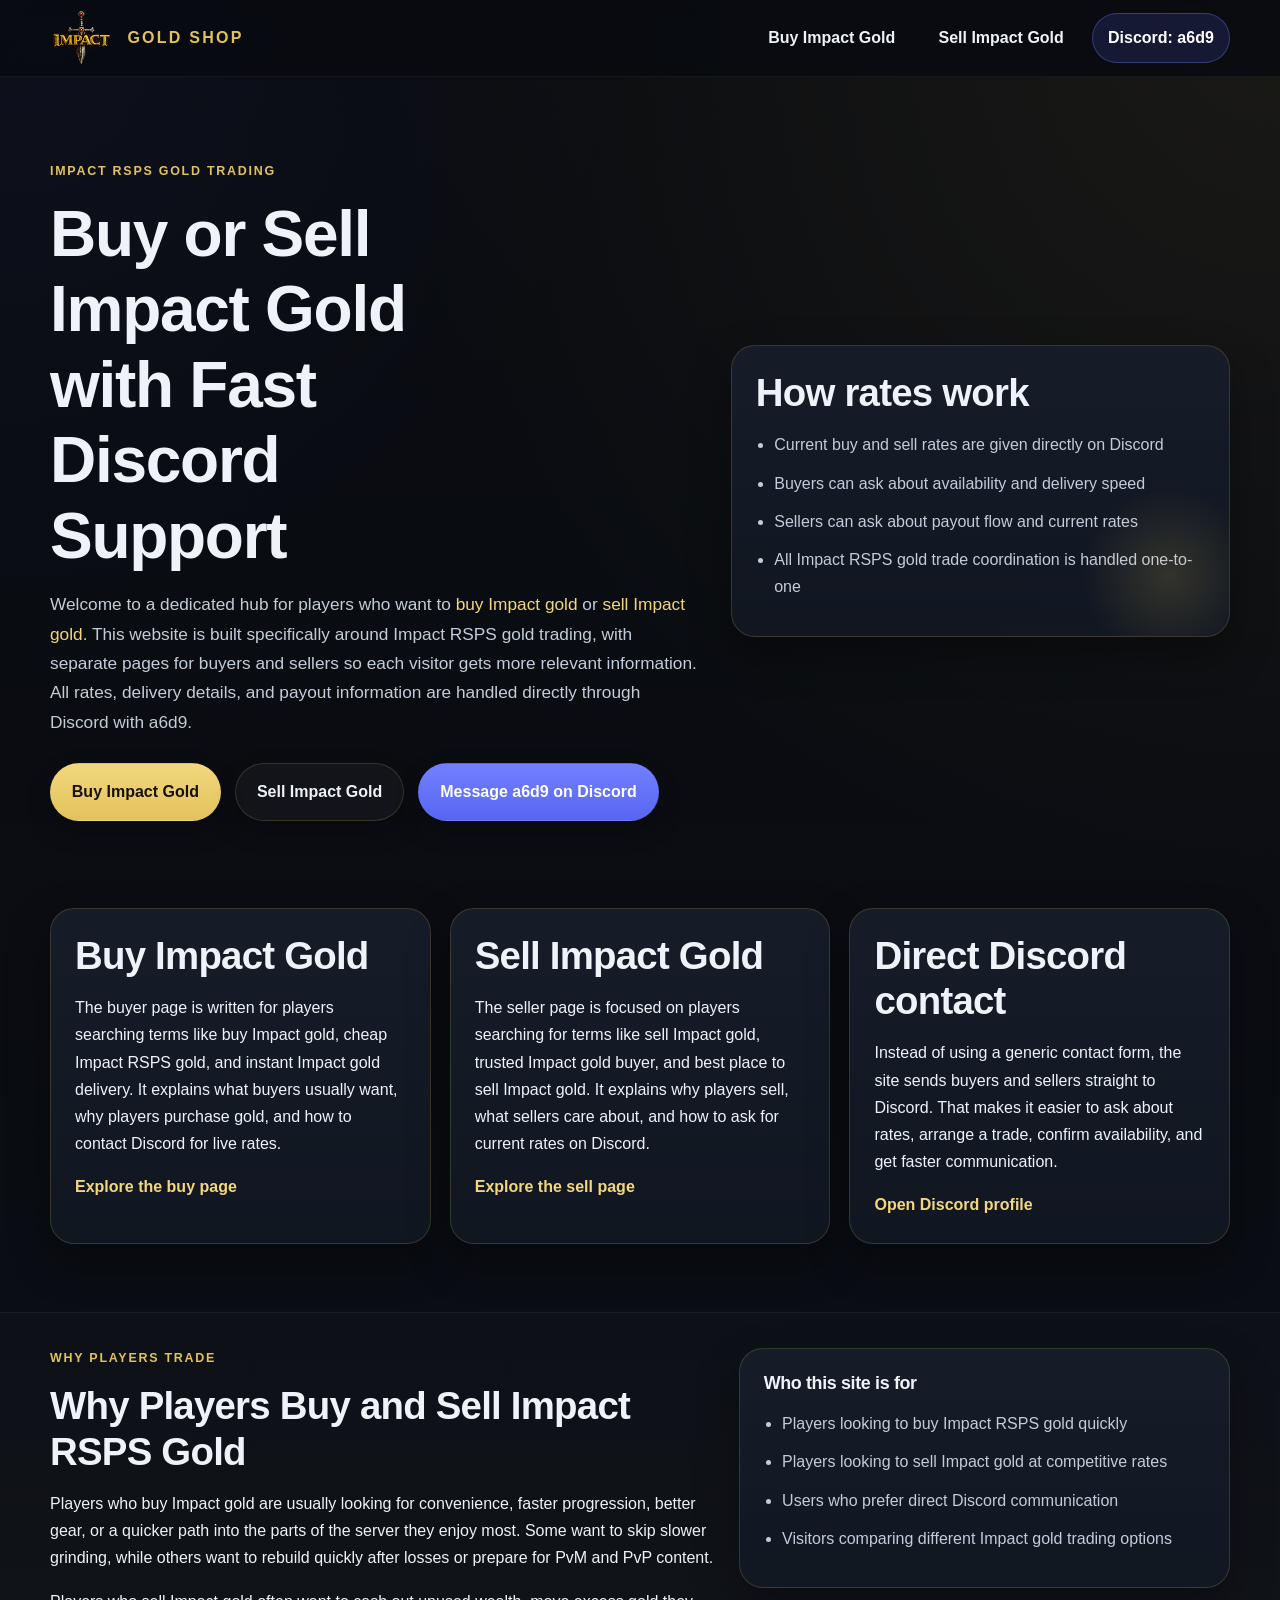
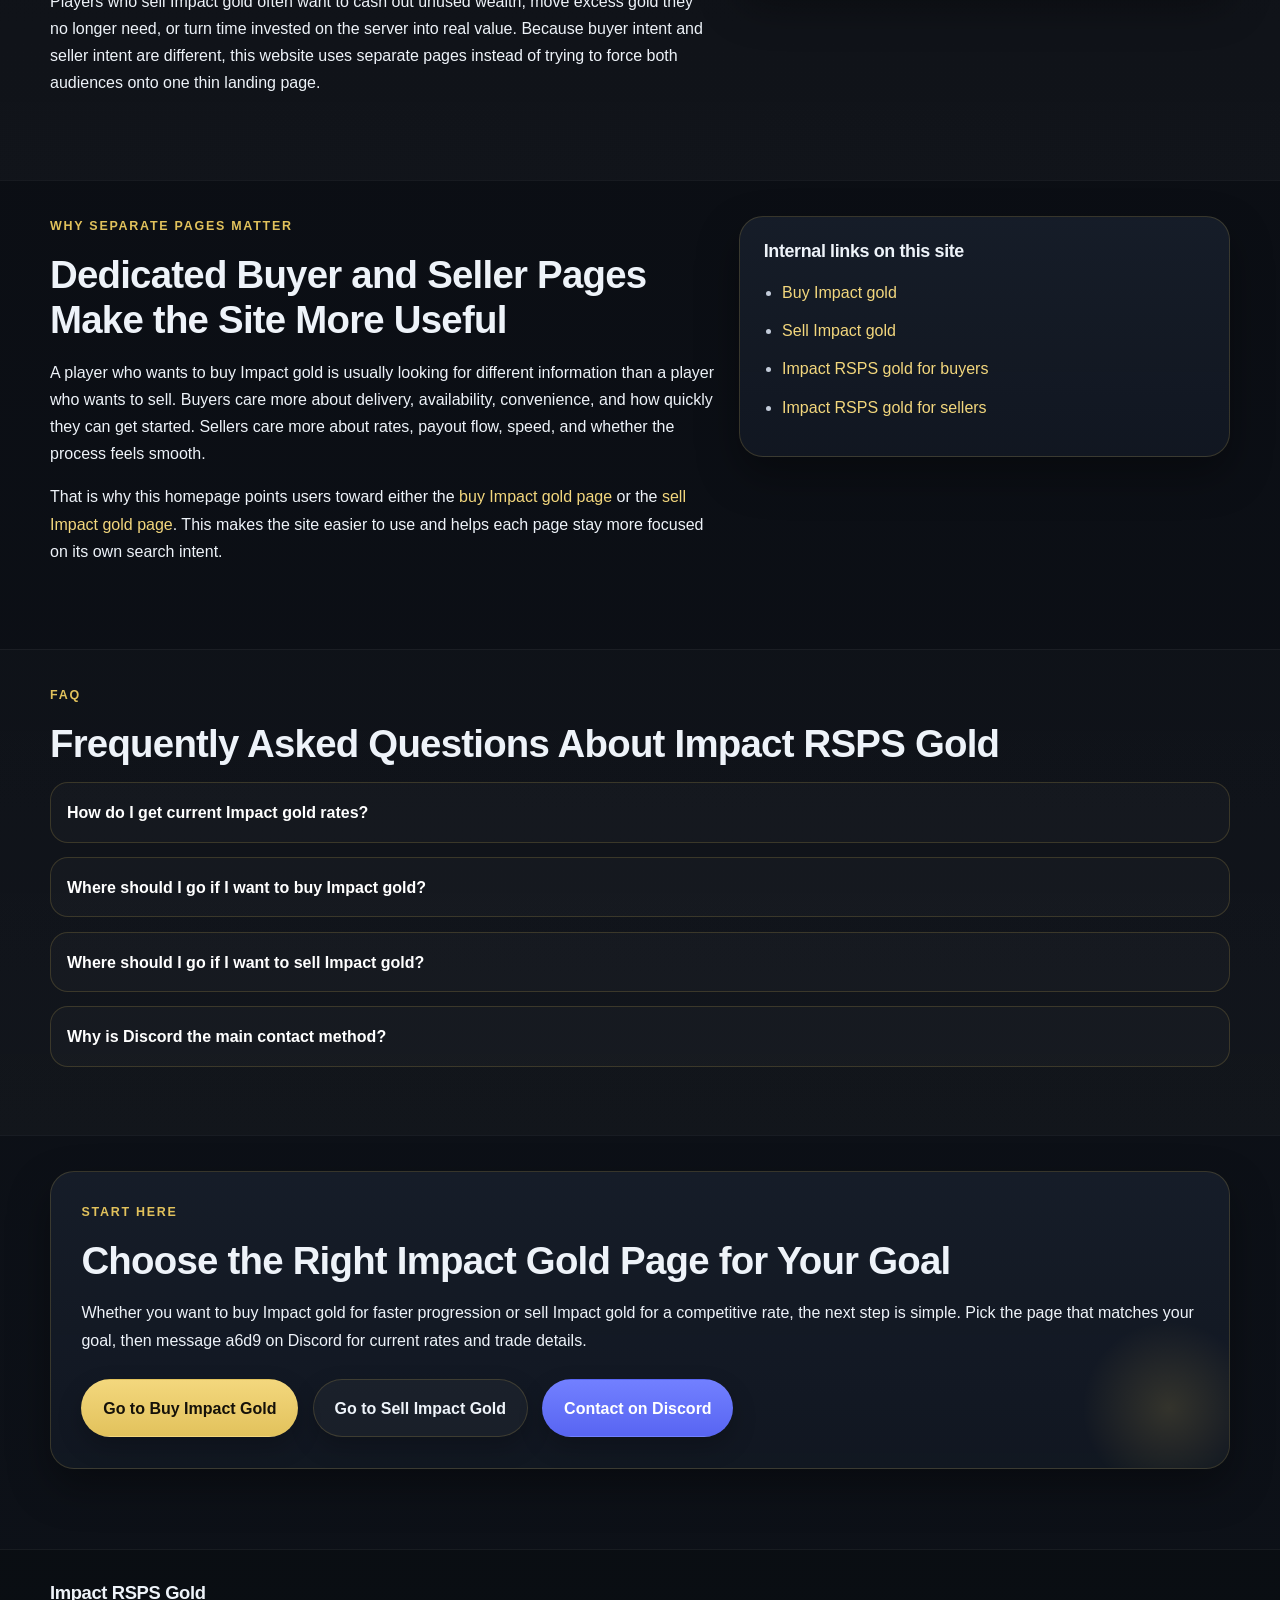
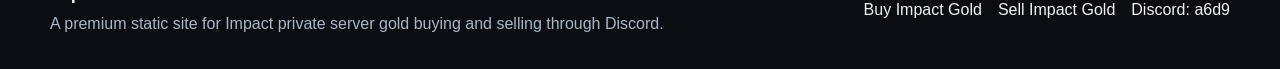
<file: index.html>
<!DOCTYPE html>
<html lang="en">
<head>
  <meta name="google-site-verification" content="R1_WUzX7GfYl9SxyUrJ1v8RO_Ur5ujNK93sPufMd3G0" />
  <meta charset="utf-8" />
  <meta name="viewport" content="width=device-width,initial-scale=1" />
  <title>Buy or Sell Impact Gold | Impact RSPS Gold Trading</title>
  <meta name="description" content="Buy Impact gold or sell Impact gold through direct Discord contact with a6d9. Explore dedicated buyer and seller pages for Impact RSPS gold rates, trade help, delivery details, and payout information." />
  <meta name="robots" content="index,follow" />
  <link rel="canonical" href="https://buyrsgold.github.io/impact/" />

  <meta property="og:type" content="website" />
  <meta property="og:title" content="Buy or Sell Impact Gold | Impact RSPS Gold Trading" />
  <meta property="og:description" content="Buy Impact gold or sell Impact gold with direct Discord support from a6d9. Dedicated buyer and seller pages for Impact RSPS gold trading." />
  <meta property="og:url" content="https://buyrsgold.github.io/impact/" />
  <meta property="og:image" content="https://buyrsgold.github.io/impact/assets/images/og-impact-gold.svg" />

  <meta name="twitter:card" content="summary_large_image" />
  <meta name="twitter:title" content="Buy or Sell Impact Gold | Impact RSPS Gold Trading" />
  <meta name="twitter:description" content="Dedicated buyer and seller pages for Impact RSPS gold, with rates and trade coordination handled through Discord." />
  <meta name="twitter:image" content="https://buyrsgold.github.io/impact/assets/images/og-impact-gold.svg" />

  <link rel="icon" type="image/svg+xml" href="assets/images/favicon.svg" />
  <link rel="stylesheet" href="assets/css/styles.css" />

  <script type="application/ld+json">
  {
    "@context":"https://schema.org",
    "@graph":[
      {
        "@type":"Organization",
        "name":"Impact RSPS Gold",
        "url":"https://buyrsgold.github.io/impact/",
        "logo":"https://buyrsgold.github.io/impact/assets/images/favicon.svg"
      },
      {
        "@type":"WebSite",
        "name":"Impact RSPS Gold",
        "url":"https://buyrsgold.github.io/impact/"
      },
      {
        "@type":"FAQPage",
        "mainEntity":[
          {
            "@type":"Question",
            "name":"How do I get current Impact gold rates?",
            "acceptedAnswer":{
              "@type":"Answer",
              "text":"Current buy and sell rates are provided directly through Discord. The fastest way to get updated pricing is to message a6d9 on Discord."
            }
          },
          {
            "@type":"Question",
            "name":"Where should I go if I want to buy Impact gold?",
            "acceptedAnswer":{
              "@type":"Answer",
              "text":"If you want to buy gold, go to the buy Impact gold page. That page is written specifically for buyer intent and explains why players buy gold and how the buying flow works."
            }
          },
          {
            "@type":"Question",
            "name":"Where should I go if I want to sell Impact gold?",
            "acceptedAnswer":{
              "@type":"Answer",
              "text":"If you want to sell gold, go to the sell Impact gold page. That page is focused on sellers, current rate inquiries, and payout-related questions."
            }
          },
          {
            "@type":"Question",
            "name":"Why is Discord the main contact method?",
            "acceptedAnswer":{
              "@type":"Answer",
              "text":"Discord makes it easier to handle trade questions, rate inquiries, delivery coordination, and seller payout discussions in one place without slowing things down with forms or delayed replies."
            }
          }
        ]
      }
    ]
  }
  </script>
</head>
<body>
  <a class="skip-link" href="#main">Skip to content</a>

  <header class="site-header">
    <div class="container nav-wrap">
      <a class="brand brand-logo" href="index.html" aria-label="Impact Gold Shop home">
        <img src="assets/images/impact-logo.png" alt="Impact logo" class="site-logo">
        <span class="brand-text-wrap">
          <span class="brand-sub">Gold Shop</span>
        </span>
      </a>
      <button class="nav-toggle" aria-expanded="false" aria-controls="site-nav" aria-label="Toggle navigation">Menu</button>
      <nav id="site-nav" class="site-nav" aria-label="Primary">
        <a href="buy-impact-gold.html">Buy Impact Gold</a>
        <a href="sell-impact-gold.html">Sell Impact Gold</a>
        <a class="nav-discord" href="https://discord.com/users/640265737050652672" target="_blank" rel="noopener noreferrer">Discord: a6d9</a>
      </nav>
    </div>
  </header>

  <main id="main">
    <section class="hero">
      <div class="container hero-grid">
        <div>
          <p class="eyebrow">Impact RSPS gold trading</p>
          <h1>Buy or Sell Impact Gold with Fast Discord Support</h1>
          <p class="lead">
            Welcome to a dedicated hub for players who want to
            <a href="buy-impact-gold.html">buy Impact gold</a> or
            <a href="sell-impact-gold.html">sell Impact gold</a>. This website is built specifically around Impact RSPS gold trading, with separate pages for buyers and sellers so each visitor gets more relevant information. All rates, delivery details, and payout information are handled directly through Discord with a6d9.
          </p>
          <div class="button-row">
            <a class="btn btn-primary" href="buy-impact-gold.html">Buy Impact Gold</a>
            <a class="btn btn-secondary" href="sell-impact-gold.html">Sell Impact Gold</a>
            <a class="btn btn-discord" href="https://discord.com/users/640265737050652672" target="_blank" rel="noopener noreferrer">Message a6d9 on Discord</a>
          </div>
        </div>
        <div class="panel highlight-panel">
          <h2>How rates work</h2>
          <ul class="feature-list">
            <li>Current buy and sell rates are given directly on Discord</li>
            <li>Buyers can ask about availability and delivery speed</li>
            <li>Sellers can ask about payout flow and current rates</li>
            <li>All Impact RSPS gold trade coordination is handled one-to-one</li>
          </ul>
        </div>
      </div>
    </section>

    <section class="section">
      <div class="container cards-3">
        <article class="card">
          <h2>Buy Impact Gold</h2>
          <p>
            The buyer page is written for players searching terms like buy Impact gold, cheap Impact RSPS gold, and instant Impact gold delivery. It explains what buyers usually want, why players purchase gold, and how to contact Discord for live rates.
          </p>
          <a class="text-link" href="buy-impact-gold.html">Explore the buy page</a>
        </article>

        <article class="card">
          <h2>Sell Impact Gold</h2>
          <p>
            The seller page is focused on players searching for terms like sell Impact gold, trusted Impact gold buyer, and best place to sell Impact gold. It explains why players sell, what sellers care about, and how to ask for current rates on Discord.
          </p>
          <a class="text-link" href="sell-impact-gold.html">Explore the sell page</a>
        </article>

        <article class="card">
          <h2>Direct Discord contact</h2>
          <p>
            Instead of using a generic contact form, the site sends buyers and sellers straight to Discord. That makes it easier to ask about rates, arrange a trade, confirm availability, and get faster communication.
          </p>
          <a class="text-link" href="https://discord.com/users/640265737050652672" target="_blank" rel="noopener noreferrer">Open Discord profile</a>
        </article>
      </div>
    </section>

    <section class="section alt-section">
      <div class="container section-grid">
        <div>
          <p class="section-label">Why players trade</p>
          <h2>Why Players Buy and Sell Impact RSPS Gold</h2>
          <p>
            Players who buy Impact gold are usually looking for convenience, faster progression, better gear, or a quicker path into the parts of the server they enjoy most. Some want to skip slower grinding, while others want to rebuild quickly after losses or prepare for PvM and PvP content.
          </p>
          <p>
            Players who sell Impact gold often want to cash out unused wealth, move excess gold they no longer need, or turn time invested on the server into real value. Because buyer intent and seller intent are different, this website uses separate pages instead of trying to force both audiences onto one thin landing page.
          </p>
        </div>
        <div class="panel">
          <h3>Who this site is for</h3>
          <ul class="feature-list">
            <li>Players looking to buy Impact RSPS gold quickly</li>
            <li>Players looking to sell Impact gold at competitive rates</li>
            <li>Users who prefer direct Discord communication</li>
            <li>Visitors comparing different Impact gold trading options</li>
          </ul>
        </div>
      </div>
    </section>

    <section class="section">
      <div class="container section-grid">
        <div>
          <p class="section-label">Why separate pages matter</p>
          <h2>Dedicated Buyer and Seller Pages Make the Site More Useful</h2>
          <p>
            A player who wants to buy Impact gold is usually looking for different information than a player who wants to sell. Buyers care more about delivery, availability, convenience, and how quickly they can get started. Sellers care more about rates, payout flow, speed, and whether the process feels smooth.
          </p>
          <p>
            That is why this homepage points users toward either the
            <a href="buy-impact-gold.html">buy Impact gold page</a> or the
            <a href="sell-impact-gold.html">sell Impact gold page</a>. This makes the site easier to use and helps each page stay more focused on its own search intent.
          </p>
        </div>
        <div class="panel">
          <h3>Internal links on this site</h3>
          <ul class="feature-list">
            <li><a href="buy-impact-gold.html">Buy Impact gold</a></li>
            <li><a href="sell-impact-gold.html">Sell Impact gold</a></li>
            <li><a href="buy-impact-gold.html">Impact RSPS gold for buyers</a></li>
            <li><a href="sell-impact-gold.html">Impact RSPS gold for sellers</a></li>
          </ul>
        </div>
      </div>
    </section>

    <section class="section alt-section">
      <div class="container">
        <p class="section-label">FAQ</p>
        <h2>Frequently Asked Questions About Impact RSPS Gold</h2>
        <div class="faq">
          <details>
            <summary>How do I get current Impact gold rates?</summary>
            <p>
              Current buy and sell rates are provided directly through Discord. The fastest way to get updated pricing is to message
              <a href="https://discord.com/users/640265737050652672" target="_blank" rel="noopener noreferrer">a6d9 on Discord</a>.
            </p>
          </details>

          <details>
            <summary>Where should I go if I want to buy Impact gold?</summary>
            <p>
              If you want to buy gold, go to the
              <a href="buy-impact-gold.html">buy Impact gold page</a>. That page is written specifically for buyer intent and explains why players buy gold and how the buying flow works.
            </p>
          </details>

          <details>
            <summary>Where should I go if I want to sell Impact gold?</summary>
            <p>
              If you want to sell gold, go to the
              <a href="sell-impact-gold.html">sell Impact gold page</a>. That page is focused on sellers, current rate inquiries, and payout-related questions.
            </p>
          </details>

          <details>
            <summary>Why is Discord the main contact method?</summary>
            <p>
              Discord makes it easier to handle trade questions, rate inquiries, delivery coordination, and seller payout discussions in one place without slowing things down with forms or delayed replies.
            </p>
          </details>
        </div>
      </div>
    </section>

    <section class="section cta-section">
      <div class="container cta-box">
        <p class="section-label">Start here</p>
        <h2>Choose the Right Impact Gold Page for Your Goal</h2>
        <p>
          Whether you want to buy Impact gold for faster progression or sell Impact gold for a competitive rate, the next step is simple. Pick the page that matches your goal, then message a6d9 on Discord for current rates and trade details.
        </p>
        <div class="button-row">
          <a class="btn btn-primary" href="buy-impact-gold.html">Go to Buy Impact Gold</a>
          <a class="btn btn-secondary" href="sell-impact-gold.html">Go to Sell Impact Gold</a>
          <a class="btn btn-discord" href="https://discord.com/users/640265737050652672" target="_blank" rel="noopener noreferrer">Contact on Discord</a>
        </div>
      </div>
    </section>
  </main>

  <footer class="site-footer">
    <div class="container footer-grid">
      <div>
        <h2 class="footer-title">Impact RSPS Gold</h2>
        <p>A premium static site for Impact private server gold buying and selling through Discord.</p>
      </div>
      <nav aria-label="Footer">
        <a href="buy-impact-gold.html">Buy Impact Gold</a>
        <a href="sell-impact-gold.html">Sell Impact Gold</a>
        <a href="https://discord.com/users/640265737050652672" target="_blank" rel="noopener noreferrer">Discord: a6d9</a>
      </nav>
    </div>
  </footer>

  <script src="assets/js/main.js" defer></script>
</body>
</html>
</file>
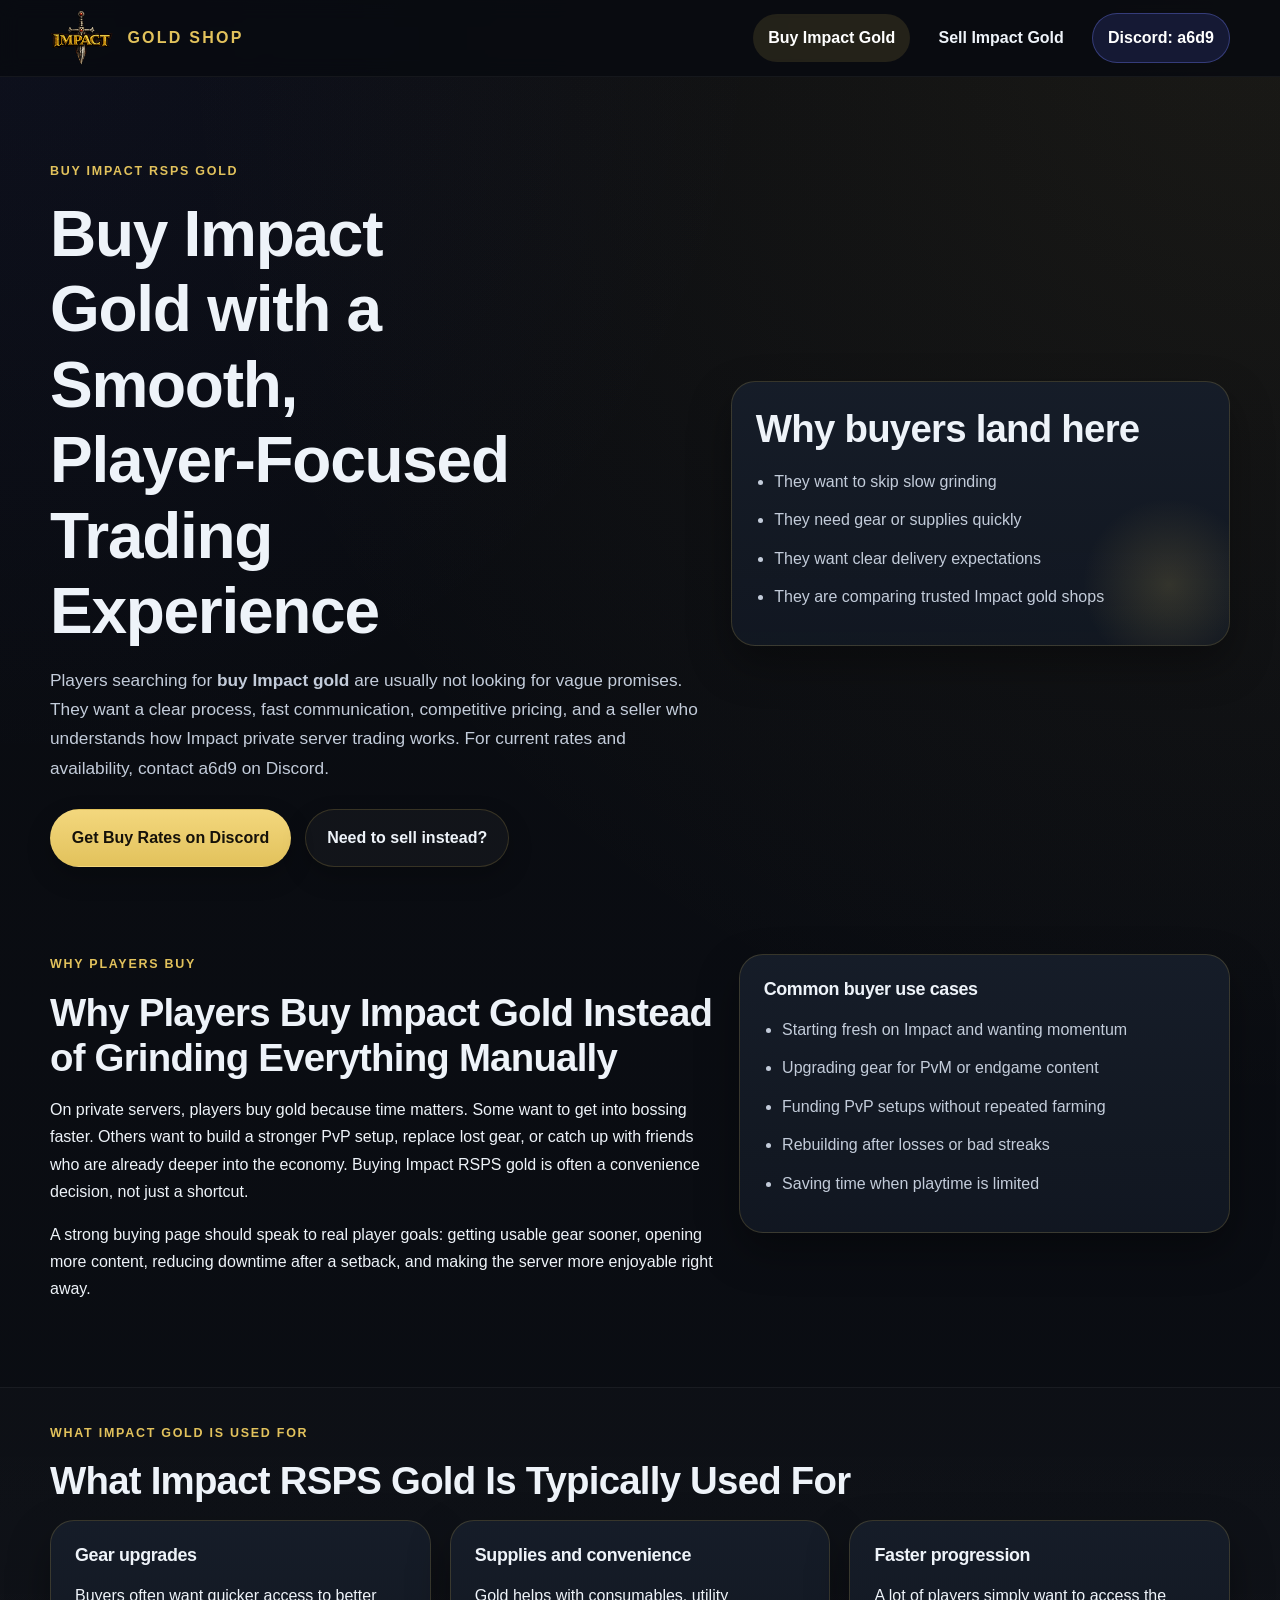
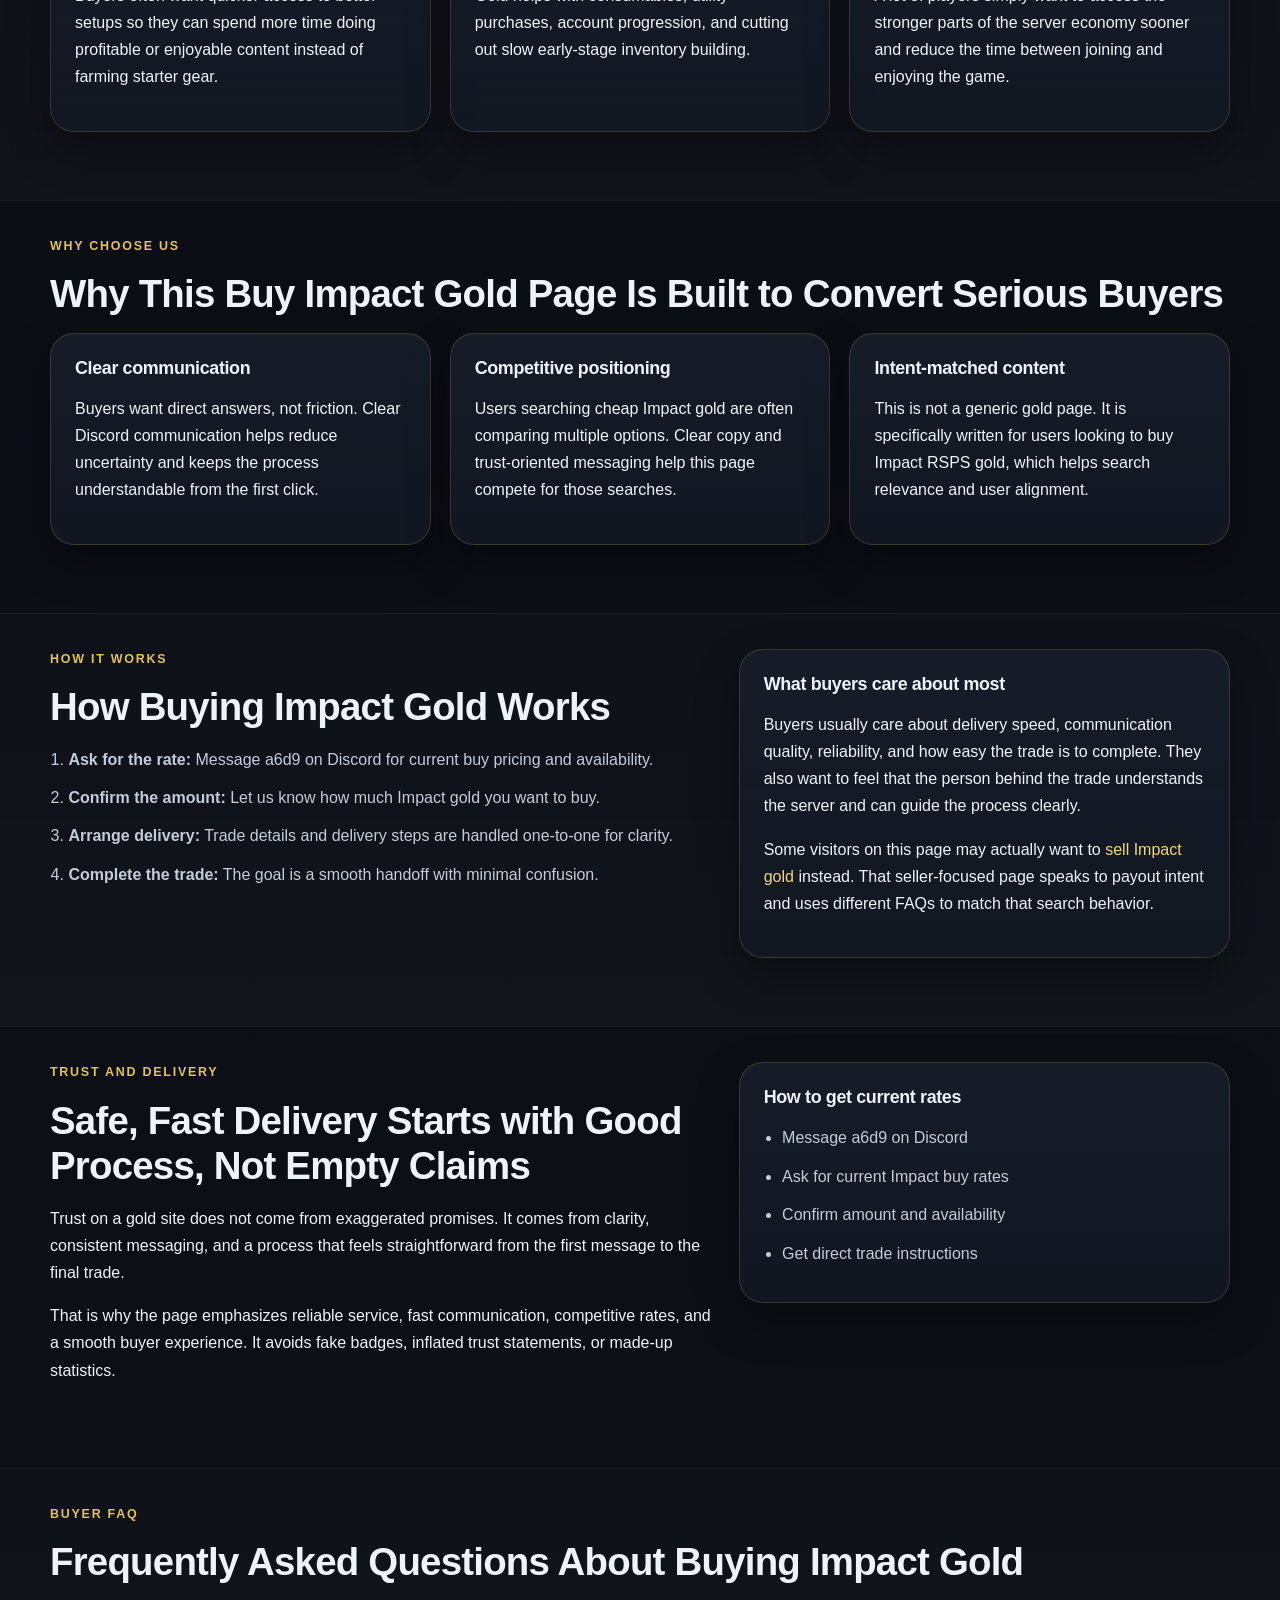
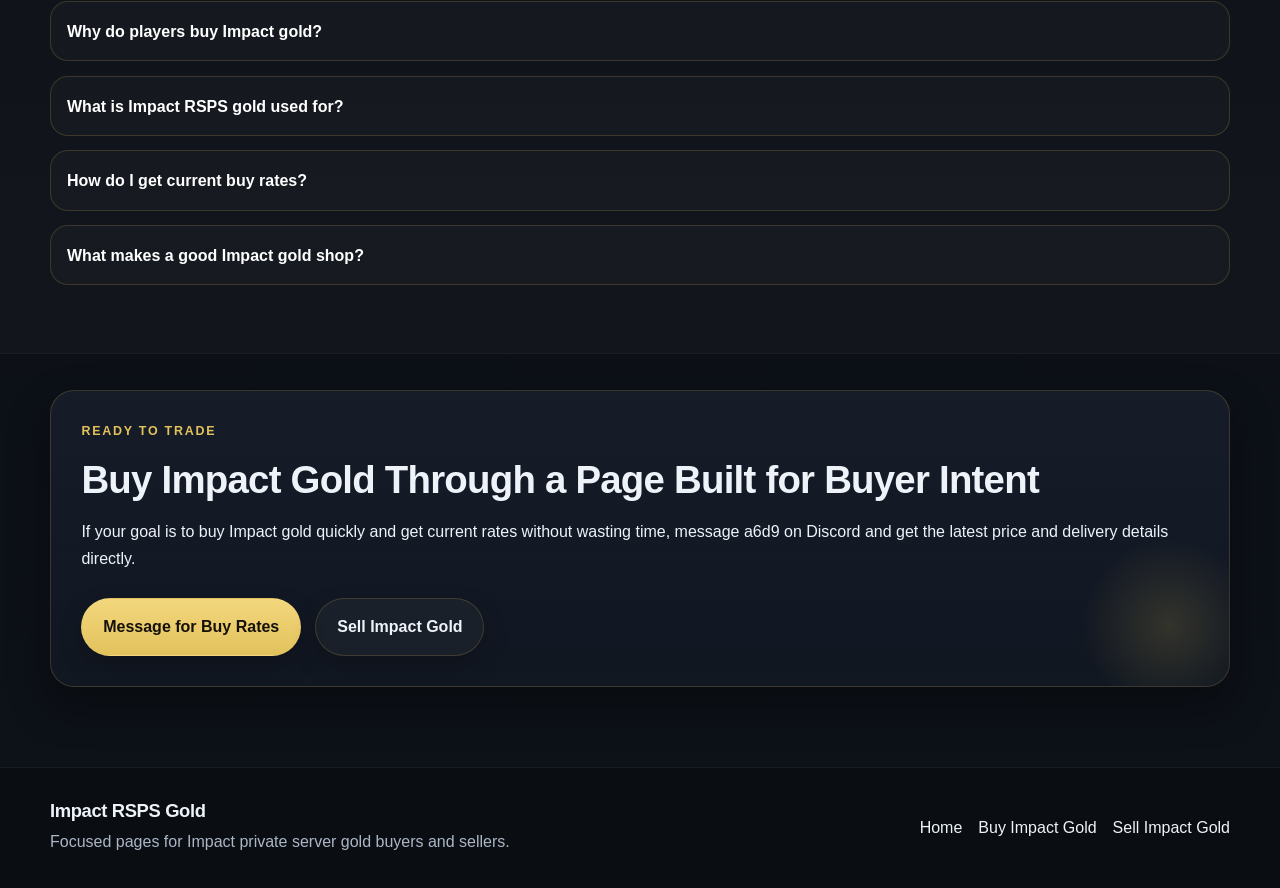
<file: buy-impact-gold.html>
<!DOCTYPE html>
<html lang="en">
<head>
  <meta name="google-site-verification" content="R1_WUzX7GfYl9SxyUrJ1v8RO_Ur5ujNK93sPufMd3G0" />
  <meta charset="utf-8" />
  <meta name="viewport" content="width=device-width,initial-scale=1" />
  <title>Buy Impact Gold | Fast Impact RSPS Gold Delivery</title>
  <meta name="description" content="Buy Impact gold with a clear, player-focused process. Learn why players buy Impact RSPS gold, what they use it for, and how to get current rates by contacting a6d9 on Discord." />
  <meta name="robots" content="index,follow" />
  <link rel="canonical" href="https://buyrsgold.github.io/impact/buy-impact-gold.html" />

  <meta property="og:type" content="website" />
  <meta property="og:title" content="Buy Impact Gold | Fast Impact RSPS Gold Delivery" />
  <meta property="og:description" content="Player-focused buying page for Impact RSPS gold. Contact a6d9 on Discord for current rates, availability, and delivery details." />
  <meta property="og:url" content="https://buyrsgold.github.io/impact/buy-impact-gold.html" />
  <meta property="og:image" content="https://buyrsgold.github.io/impact/assets/images/og-impact-gold.svg" />

  <meta name="twitter:card" content="summary_large_image" />
  <meta name="twitter:title" content="Buy Impact Gold | Fast Impact RSPS Gold Delivery" />
  <meta name="twitter:description" content="Buy Impact gold through a clear buyer-focused page with Discord-based communication and live rate inquiries." />
  <meta name="twitter:image" content="https://buyrsgold.github.io/impact/assets/images/og-impact-gold.svg" />

  <link rel="icon" type="image/svg+xml" href="assets/images/favicon.svg" />
  <link rel="stylesheet" href="assets/css/styles.css" />

  <script type="application/ld+json">
  {
    "@context":"https://schema.org",
    "@graph":[
      {
        "@type":"Organization",
        "name":"Impact RSPS Gold",
        "url":"https://buyrsgold.github.io/impact/",
        "logo":"https://buyrsgold.github.io/impact/assets/images/favicon.svg"
      },
      {
        "@type":"WebSite",
        "name":"Impact RSPS Gold",
        "url":"https://buyrsgold.github.io/impact/"
      },
      {
        "@type":"BreadcrumbList",
        "itemListElement":[
          {
            "@type":"ListItem",
            "position":1,
            "name":"Home",
            "item":"https://buyrsgold.github.io/impact/"
          },
          {
            "@type":"ListItem",
            "position":2,
            "name":"Buy Impact Gold",
            "item":"https://buyrsgold.github.io/impact/buy-impact-gold.html"
          }
        ]
      },
      {
        "@type":"FAQPage",
        "mainEntity":[
          {
            "@type":"Question",
            "name":"Why do players buy Impact gold?",
            "acceptedAnswer":{
              "@type":"Answer",
              "text":"Players buy Impact gold to skip repetitive grinding, gear faster for PvM or PvP, rebuild after losses, and move straight into the parts of the server they enjoy most."
            }
          },
          {
            "@type":"Question",
            "name":"What is Impact RSPS gold used for?",
            "acceptedAnswer":{
              "@type":"Answer",
              "text":"Impact RSPS gold is commonly used for gear upgrades, supplies, PvM preparation, PvP setups, account progression, and general convenience when a player wants to progress faster."
            }
          },
          {
            "@type":"Question",
            "name":"How do I get current buy rates?",
            "acceptedAnswer":{
              "@type":"Answer",
              "text":"Current buy rates are provided directly through Discord. Message a6d9 on Discord for the latest Impact gold price, delivery details, and availability."
            }
          },
          {
            "@type":"Question",
            "name":"What makes a good Impact gold shop?",
            "acceptedAnswer":{
              "@type":"Answer",
              "text":"A good Impact gold shop focuses on clear communication, a simple trade process, competitive rates, reliable delivery, and a smooth buyer experience without overpromising."
            }
          }
        ]
      }
    ]
  }
  </script>
</head>
<body>
  <a class="skip-link" href="#main">Skip to content</a>

  <header class="site-header">
    <div class="container nav-wrap">
      <a class="brand brand-logo" href="index.html" aria-label="Impact Gold Shop home">
        <img src="assets/images/impact-logo.png" alt="Impact logo" class="site-logo">
        <span class="brand-text-wrap">
          <span class="brand-sub">Gold Shop</span>
        </span>
      </a>
      <button class="nav-toggle" aria-expanded="false" aria-controls="site-nav" aria-label="Toggle navigation">Menu</button>
      <nav id="site-nav" class="site-nav" aria-label="Primary">
        <a href="buy-impact-gold.html" aria-current="page">Buy Impact Gold</a>
        <a href="sell-impact-gold.html">Sell Impact Gold</a>
        <a class="nav-discord" href="https://discord.com/users/640265737050652672" target="_blank" rel="noopener noreferrer">Discord: a6d9</a>
      </nav>
    </div>
  </header>

  <main id="main">
    <section class="hero">
      <div class="container hero-grid">
        <div>
          <p class="eyebrow">Buy Impact RSPS gold</p>
          <h1>Buy Impact Gold with a Smooth, Player-Focused Trading Experience</h1>
          <p class="lead">
            Players searching for <strong>buy Impact gold</strong> are usually not looking for vague promises. They want a clear process, fast communication, competitive pricing, and a seller who understands how Impact private server trading works. For current rates and availability, contact a6d9 on Discord.
          </p>
          <div class="button-row">
            <a class="btn btn-primary" href="https://discord.com/users/640265737050652672" target="_blank" rel="noopener noreferrer">Get Buy Rates on Discord</a>
            <a class="btn btn-secondary" href="sell-impact-gold.html">Need to sell instead?</a>
          </div>
        </div>
        <aside class="panel highlight-panel">
          <h2>Why buyers land here</h2>
          <ul class="feature-list">
            <li>They want to skip slow grinding</li>
            <li>They need gear or supplies quickly</li>
            <li>They want clear delivery expectations</li>
            <li>They are comparing trusted Impact gold shops</li>
          </ul>
        </aside>
      </div>
    </section>

    <section class="section">
      <div class="container section-grid">
        <div>
          <p class="section-label">Why players buy</p>
          <h2>Why Players Buy Impact Gold Instead of Grinding Everything Manually</h2>
          <p>
            On private servers, players buy gold because time matters. Some want to get into bossing faster. Others want to build a stronger PvP setup, replace lost gear, or catch up with friends who are already deeper into the economy. Buying Impact RSPS gold is often a convenience decision, not just a shortcut.
          </p>
          <p>
            A strong buying page should speak to real player goals: getting usable gear sooner, opening more content, reducing downtime after a setback, and making the server more enjoyable right away.
          </p>
        </div>
        <div class="panel">
          <h3>Common buyer use cases</h3>
          <ul class="feature-list">
            <li>Starting fresh on Impact and wanting momentum</li>
            <li>Upgrading gear for PvM or endgame content</li>
            <li>Funding PvP setups without repeated farming</li>
            <li>Rebuilding after losses or bad streaks</li>
            <li>Saving time when playtime is limited</li>
          </ul>
        </div>
      </div>
    </section>

    <section class="section alt-section">
      <div class="container">
        <p class="section-label">What Impact gold is used for</p>
        <h2>What Impact RSPS Gold Is Typically Used For</h2>
        <div class="cards-3">
          <article class="card">
            <h3>Gear upgrades</h3>
            <p>
              Buyers often want quicker access to better setups so they can spend more time doing profitable or enjoyable content instead of farming starter gear.
            </p>
          </article>
          <article class="card">
            <h3>Supplies and convenience</h3>
            <p>
              Gold helps with consumables, utility purchases, account progression, and cutting out slow early-stage inventory building.
            </p>
          </article>
          <article class="card">
            <h3>Faster progression</h3>
            <p>
              A lot of players simply want to access the stronger parts of the server economy sooner and reduce the time between joining and enjoying the game.
            </p>
          </article>
        </div>
      </div>
    </section>

    <section class="section">
      <div class="container">
        <p class="section-label">Why choose us</p>
        <h2>Why This Buy Impact Gold Page Is Built to Convert Serious Buyers</h2>
        <div class="cards-3">
          <article class="card">
            <h3>Clear communication</h3>
            <p>
              Buyers want direct answers, not friction. Clear Discord communication helps reduce uncertainty and keeps the process understandable from the first click.
            </p>
          </article>
          <article class="card">
            <h3>Competitive positioning</h3>
            <p>
              Users searching cheap Impact gold are often comparing multiple options. Clear copy and trust-oriented messaging help this page compete for those searches.
            </p>
          </article>
          <article class="card">
            <h3>Intent-matched content</h3>
            <p>
              This is not a generic gold page. It is specifically written for users looking to buy Impact RSPS gold, which helps search relevance and user alignment.
            </p>
          </article>
        </div>
      </div>
    </section>

    <section class="section alt-section">
      <div class="container section-grid">
        <div>
          <p class="section-label">How it works</p>
          <h2>How Buying Impact Gold Works</h2>
          <ol class="steps">
            <li><strong>Ask for the rate:</strong> Message a6d9 on Discord for current buy pricing and availability.</li>
            <li><strong>Confirm the amount:</strong> Let us know how much Impact gold you want to buy.</li>
            <li><strong>Arrange delivery:</strong> Trade details and delivery steps are handled one-to-one for clarity.</li>
            <li><strong>Complete the trade:</strong> The goal is a smooth handoff with minimal confusion.</li>
          </ol>
        </div>
        <div class="panel">
          <h3>What buyers care about most</h3>
          <p>
            Buyers usually care about delivery speed, communication quality, reliability, and how easy the trade is to complete. They also want to feel that the person behind the trade understands the server and can guide the process clearly.
          </p>
          <p>
            Some visitors on this page may actually want to <a href="sell-impact-gold.html">sell Impact gold</a> instead. That seller-focused page speaks to payout intent and uses different FAQs to match that search behavior.
          </p>
        </div>
      </div>
    </section>

    <section class="section">
      <div class="container section-grid">
        <div>
          <p class="section-label">Trust and delivery</p>
          <h2>Safe, Fast Delivery Starts with Good Process, Not Empty Claims</h2>
          <p>
            Trust on a gold site does not come from exaggerated promises. It comes from clarity, consistent messaging, and a process that feels straightforward from the first message to the final trade.
          </p>
          <p>
            That is why the page emphasizes reliable service, fast communication, competitive rates, and a smooth buyer experience. It avoids fake badges, inflated trust statements, or made-up statistics.
          </p>
        </div>
        <div class="panel">
          <h3>How to get current rates</h3>
          <ul class="feature-list">
            <li>Message a6d9 on Discord</li>
            <li>Ask for current Impact buy rates</li>
            <li>Confirm amount and availability</li>
            <li>Get direct trade instructions</li>
          </ul>
        </div>
      </div>
    </section>

    <section class="section alt-section">
      <div class="container">
        <p class="section-label">Buyer FAQ</p>
        <h2>Frequently Asked Questions About Buying Impact Gold</h2>

        <div class="faq">
          <details>
            <summary>Why do players buy Impact gold?</summary>
            <p>
              Players buy Impact gold to skip repetitive grinding, gear faster for PvM or PvP, rebuild after losses, and move straight into the parts of the server they enjoy most.
            </p>
          </details>

          <details>
            <summary>What is Impact RSPS gold used for?</summary>
            <p>
              It is commonly used for gear upgrades, supplies, PvM preparation, PvP setups, account progression, and general convenience when a player wants to progress faster.
            </p>
          </details>

          <details>
            <summary>How do I get current buy rates?</summary>
            <p>
              Current buy rates are provided directly through Discord. Message
              <a href="https://discord.com/users/640265737050652672" target="_blank" rel="noopener noreferrer">a6d9 on Discord</a>
              for the latest price, delivery details, and availability.
            </p>
          </details>

          <details>
            <summary>What makes a good Impact gold shop?</summary>
            <p>
              A good Impact gold shop focuses on clear communication, a simple trade process, competitive rates, reliable delivery, and a smooth buyer experience without overpromising.
            </p>
          </details>
        </div>
      </div>
    </section>

    <section class="section cta-section">
      <div class="container cta-box">
        <p class="section-label">Ready to trade</p>
        <h2>Buy Impact Gold Through a Page Built for Buyer Intent</h2>
        <p>
          If your goal is to buy Impact gold quickly and get current rates without wasting time, message a6d9 on Discord and get the latest price and delivery details directly.
        </p>
        <div class="button-row">
          <a class="btn btn-primary" href="https://discord.com/users/640265737050652672" target="_blank" rel="noopener noreferrer">Message for Buy Rates</a>
          <a class="btn btn-secondary" href="sell-impact-gold.html">Sell Impact Gold</a>
        </div>
      </div>
    </section>
  </main>

  <footer class="site-footer">
    <div class="container footer-grid">
      <div>
        <h2 class="footer-title">Impact RSPS Gold</h2>
        <p>Focused pages for Impact private server gold buyers and sellers.</p>
      </div>
      <nav aria-label="Footer">
        <a href="index.html">Home</a>
        <a href="buy-impact-gold.html">Buy Impact Gold</a>
        <a href="sell-impact-gold.html">Sell Impact Gold</a>
      </nav>
    </div>
  </footer>

  <script src="assets/js/main.js" defer></script>
</body>
</html>
</file>
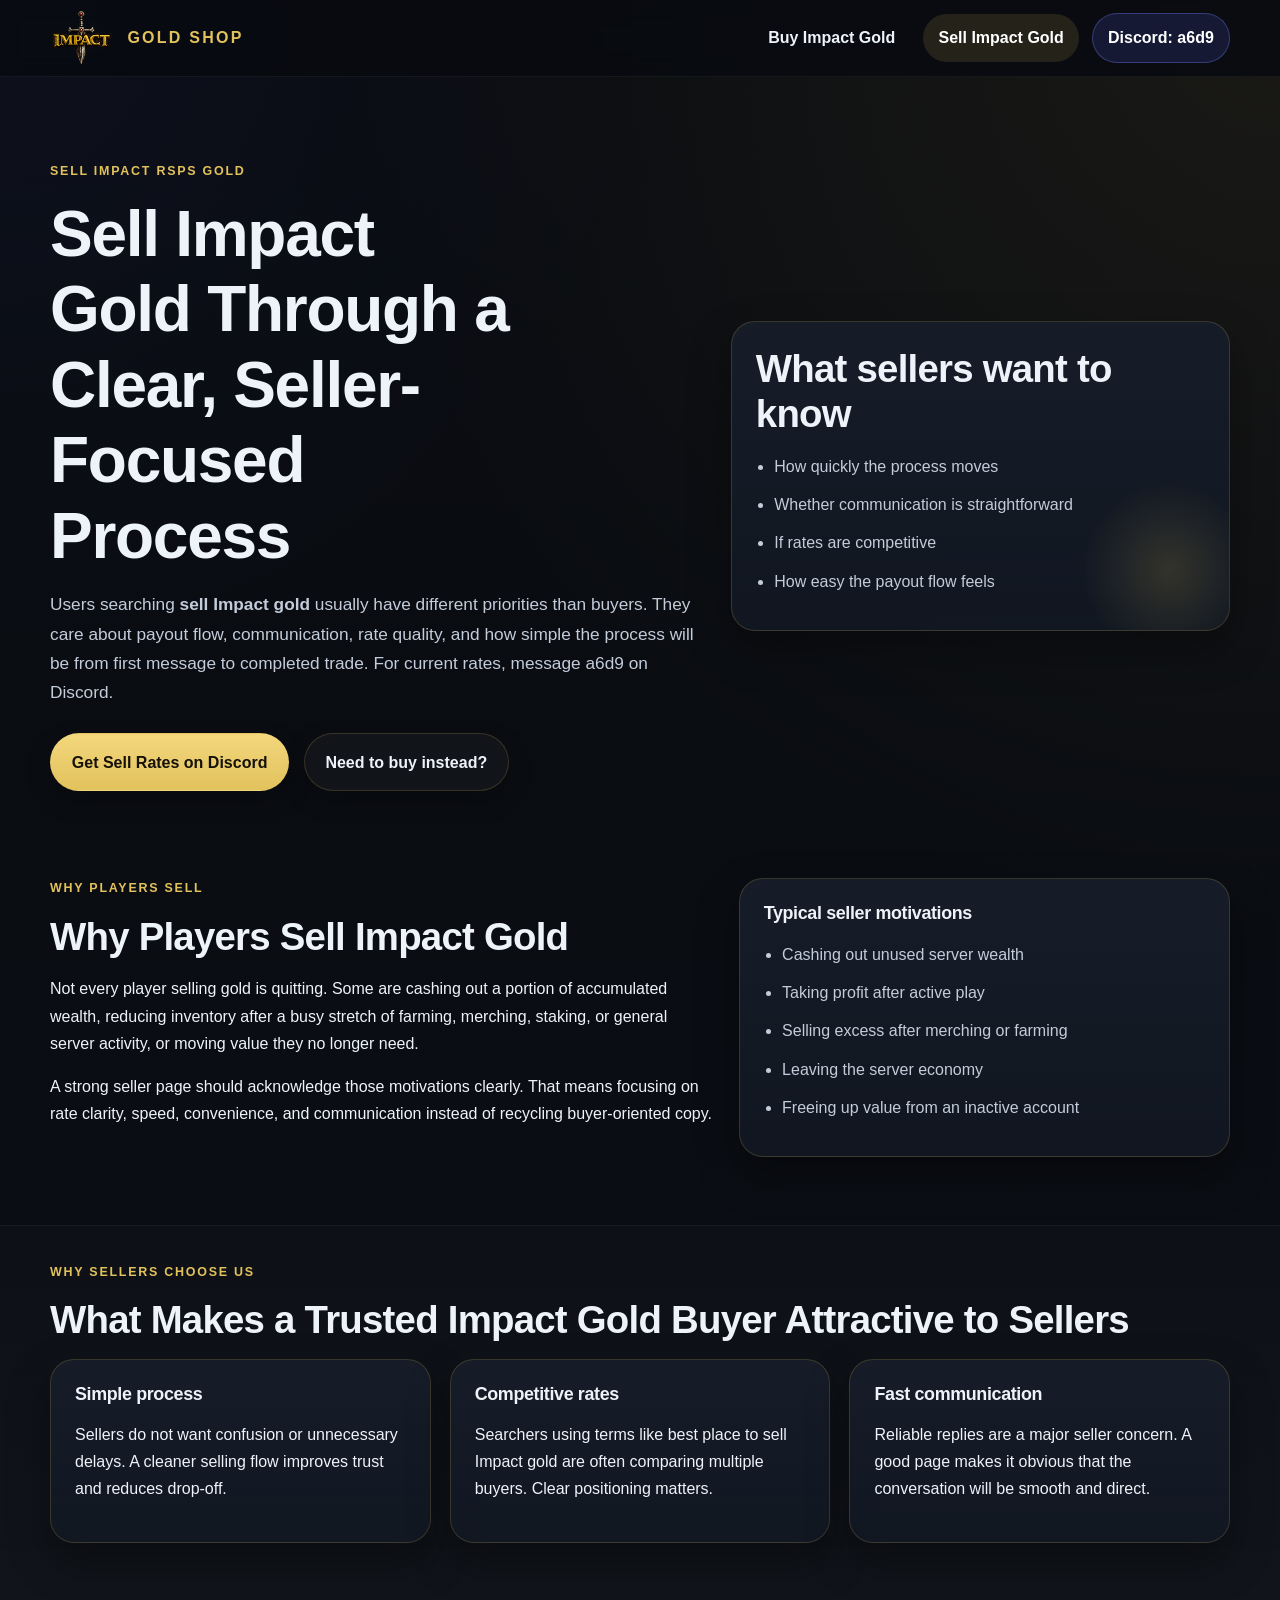
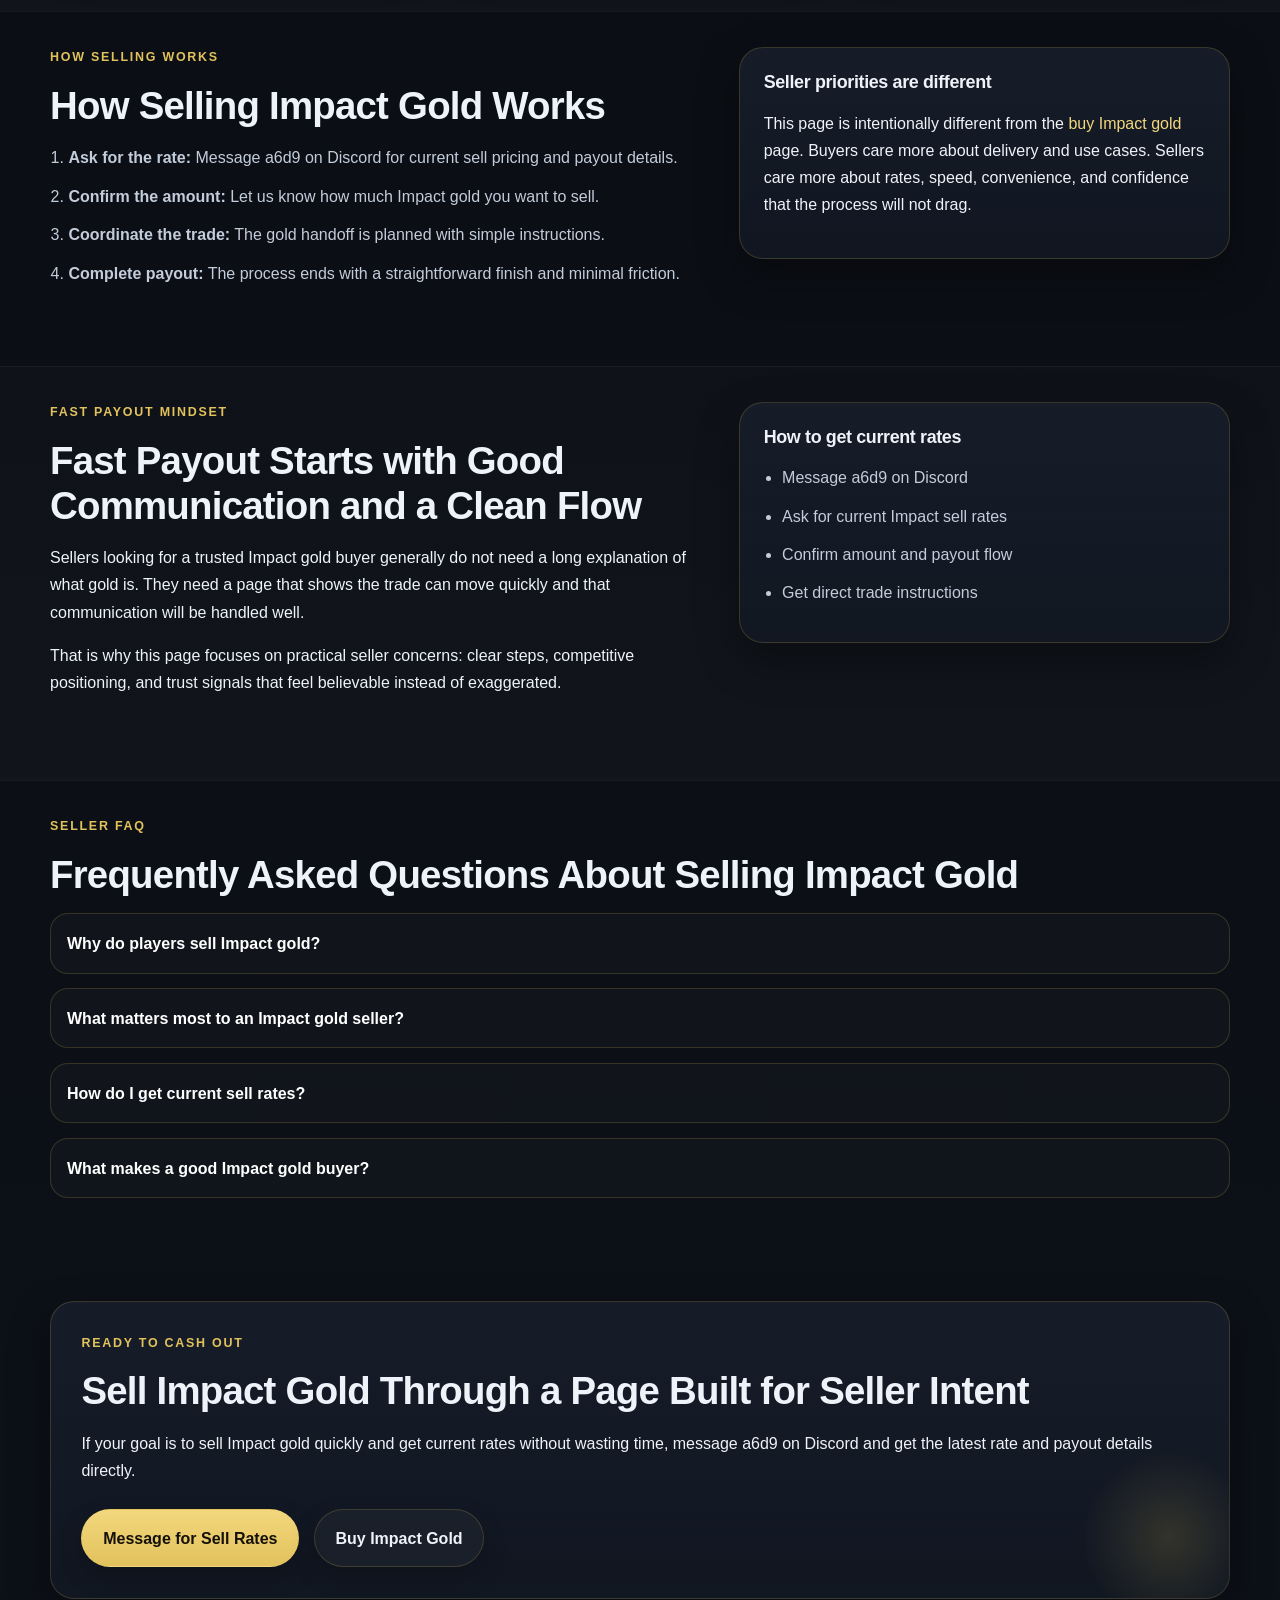
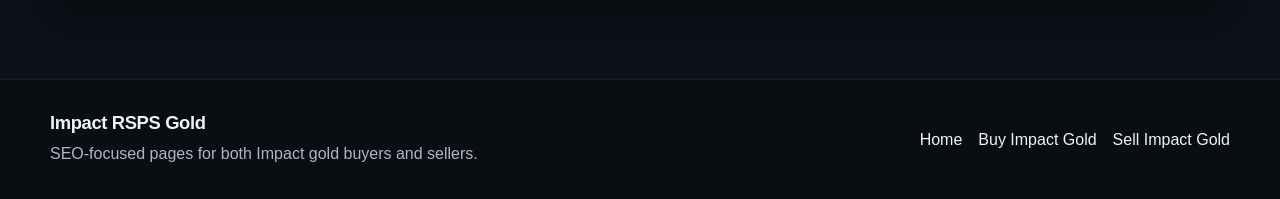
<file: sell-impact-gold.html>
<!DOCTYPE html>
<html lang="en">
<head>
  <meta name="google-site-verification" content="R1_WUzX7GfYl9SxyUrJ1v8RO_Ur5ujNK93sPufMd3G0" />
  <meta charset="utf-8" />
  <meta name="viewport" content="width=device-width,initial-scale=1" />
  <title>Sell Impact Gold | Trusted Impact RSPS Gold Buyer</title>
  <meta name="description" content="Sell Impact gold through a clear seller-focused process. Learn why players sell Impact RSPS gold, what sellers care about most, and how to get current rates by contacting a6d9 on Discord." />
  <meta name="robots" content="index,follow" />
  <link rel="canonical" href="https://buyrsgold.github.io/impact/sell-impact-gold.html" />

  <meta property="og:type" content="website" />
  <meta property="og:title" content="Sell Impact Gold | Trusted Impact RSPS Gold Buyer" />
  <meta property="og:description" content="A seller-focused landing page for users looking to sell Impact gold. Contact a6d9 on Discord for current rates and payout details." />
  <meta property="og:url" content="https://buyrsgold.github.io/impact/sell-impact-gold.html" />
  <meta property="og:image" content="https://buyrsgold.github.io/impact/assets/images/og-impact-gold.svg" />

  <meta name="twitter:card" content="summary_large_image" />
  <meta name="twitter:title" content="Sell Impact Gold | Trusted Impact RSPS Gold Buyer" />
  <meta name="twitter:description" content="A practical page for Impact gold sellers, with payout-focused content, clear selling steps, and Discord-based communication." />
  <meta name="twitter:image" content="https://buyrsgold.github.io/impact/assets/images/og-impact-gold.svg" />

  <link rel="icon" type="image/svg+xml" href="assets/images/favicon.svg" />
  <link rel="stylesheet" href="assets/css/styles.css" />

  <script type="application/ld+json">
  {
    "@context":"https://schema.org",
    "@graph":[
      {
        "@type":"Organization",
        "name":"Impact RSPS Gold",
        "url":"https://buyrsgold.github.io/impact/",
        "logo":"https://buyrsgold.github.io/impact/assets/images/favicon.svg"
      },
      {
        "@type":"WebSite",
        "name":"Impact RSPS Gold",
        "url":"https://buyrsgold.github.io/impact/"
      },
      {
        "@type":"BreadcrumbList",
        "itemListElement":[
          {
            "@type":"ListItem",
            "position":1,
            "name":"Home",
            "item":"https://buyrsgold.github.io/impact/"
          },
          {
            "@type":"ListItem",
            "position":2,
            "name":"Sell Impact Gold",
            "item":"https://buyrsgold.github.io/impact/sell-impact-gold.html"
          }
        ]
      },
      {
        "@type":"FAQPage",
        "mainEntity":[
          {
            "@type":"Question",
            "name":"Why do players sell Impact gold?",
            "acceptedAnswer":{
              "@type":"Answer",
              "text":"Players sell Impact gold for different reasons, including cashing out unused wealth, exiting the server economy, reducing bankroll after active play, or turning time invested in the server into real-world value."
            }
          },
          {
            "@type":"Question",
            "name":"What matters most to an Impact gold seller?",
            "acceptedAnswer":{
              "@type":"Answer",
              "text":"Sellers usually care about competitive rates, smooth communication, a simple process, and how quickly the trade can move from first contact to completed payout."
            }
          },
          {
            "@type":"Question",
            "name":"How do I get current sell rates?",
            "acceptedAnswer":{
              "@type":"Answer",
              "text":"Current sell rates are provided directly through Discord. Message a6d9 on Discord for the latest Impact gold buy price and payout details."
            }
          },
          {
            "@type":"Question",
            "name":"What makes a good Impact gold buyer?",
            "acceptedAnswer":{
              "@type":"Answer",
              "text":"A good Impact gold buyer communicates clearly, explains the steps upfront, offers competitive pricing, and keeps the trade flow simple instead of vague or overcomplicated."
            }
          }
        ]
      }
    ]
  }
  </script>
</head>
<body>
  <a class="skip-link" href="#main">Skip to content</a>

  <header class="site-header">
    <div class="container nav-wrap">
      <a class="brand brand-logo" href="index.html" aria-label="Impact Gold Shop home">
        <img src="assets/images/impact-logo.png" alt="Impact logo" class="site-logo">
        <span class="brand-text-wrap">
          <span class="brand-sub">Gold Shop</span>
        </span>
      </a>
      <button class="nav-toggle" aria-expanded="false" aria-controls="site-nav" aria-label="Toggle navigation">Menu</button>
      <nav id="site-nav" class="site-nav" aria-label="Primary">
        <a href="buy-impact-gold.html">Buy Impact Gold</a>
        <a href="sell-impact-gold.html" aria-current="page">Sell Impact Gold</a>
        <a class="nav-discord" href="https://discord.com/users/640265737050652672" target="_blank" rel="noopener noreferrer">Discord: a6d9</a>
      </nav>
    </div>
  </header>

  <main id="main">
    <section class="hero">
      <div class="container hero-grid">
        <div>
          <p class="eyebrow">Sell Impact RSPS gold</p>
          <h1>Sell Impact Gold Through a Clear, Seller-Focused Process</h1>
          <p class="lead">
            Users searching <strong>sell Impact gold</strong> usually have different priorities than buyers. They care about payout flow, communication, rate quality, and how simple the process will be from first message to completed trade. For current rates, message a6d9 on Discord.
          </p>
          <div class="button-row">
            <a class="btn btn-primary" href="https://discord.com/users/640265737050652672" target="_blank" rel="noopener noreferrer">Get Sell Rates on Discord</a>
            <a class="btn btn-secondary" href="buy-impact-gold.html">Need to buy instead?</a>
          </div>
        </div>
        <aside class="panel highlight-panel">
          <h2>What sellers want to know</h2>
          <ul class="feature-list">
            <li>How quickly the process moves</li>
            <li>Whether communication is straightforward</li>
            <li>If rates are competitive</li>
            <li>How easy the payout flow feels</li>
          </ul>
        </aside>
      </div>
    </section>

    <section class="section">
      <div class="container section-grid">
        <div>
          <p class="section-label">Why players sell</p>
          <h2>Why Players Sell Impact Gold</h2>
          <p>
            Not every player selling gold is quitting. Some are cashing out a portion of accumulated wealth, reducing inventory after a busy stretch of farming, merching, staking, or general server activity, or moving value they no longer need.
          </p>
          <p>
            A strong seller page should acknowledge those motivations clearly. That means focusing on rate clarity, speed, convenience, and communication instead of recycling buyer-oriented copy.
          </p>
        </div>
        <div class="panel">
          <h3>Typical seller motivations</h3>
          <ul class="feature-list">
            <li>Cashing out unused server wealth</li>
            <li>Taking profit after active play</li>
            <li>Selling excess after merching or farming</li>
            <li>Leaving the server economy</li>
            <li>Freeing up value from an inactive account</li>
          </ul>
        </div>
      </div>
    </section>

    <section class="section alt-section">
      <div class="container">
        <p class="section-label">Why sellers choose us</p>
        <h2>What Makes a Trusted Impact Gold Buyer Attractive to Sellers</h2>
        <div class="cards-3">
          <article class="card">
            <h3>Simple process</h3>
            <p>
              Sellers do not want confusion or unnecessary delays. A cleaner selling flow improves trust and reduces drop-off.
            </p>
          </article>
          <article class="card">
            <h3>Competitive rates</h3>
            <p>
              Searchers using terms like best place to sell Impact gold are often comparing multiple buyers. Clear positioning matters.
            </p>
          </article>
          <article class="card">
            <h3>Fast communication</h3>
            <p>
              Reliable replies are a major seller concern. A good page makes it obvious that the conversation will be smooth and direct.
            </p>
          </article>
        </div>
      </div>
    </section>

    <section class="section">
      <div class="container section-grid">
        <div>
          <p class="section-label">How selling works</p>
          <h2>How Selling Impact Gold Works</h2>
          <ol class="steps">
            <li><strong>Ask for the rate:</strong> Message a6d9 on Discord for current sell pricing and payout details.</li>
            <li><strong>Confirm the amount:</strong> Let us know how much Impact gold you want to sell.</li>
            <li><strong>Coordinate the trade:</strong> The gold handoff is planned with simple instructions.</li>
            <li><strong>Complete payout:</strong> The process ends with a straightforward finish and minimal friction.</li>
          </ol>
        </div>
        <div class="panel">
          <h3>Seller priorities are different</h3>
          <p>
            This page is intentionally different from the <a href="buy-impact-gold.html">buy Impact gold</a> page. Buyers care more about delivery and use cases. Sellers care more about rates, speed, convenience, and confidence that the process will not drag.
          </p>
        </div>
      </div>
    </section>

    <section class="section alt-section">
      <div class="container section-grid">
        <div>
          <p class="section-label">Fast payout mindset</p>
          <h2>Fast Payout Starts with Good Communication and a Clean Flow</h2>
          <p>
            Sellers looking for a trusted Impact gold buyer generally do not need a long explanation of what gold is. They need a page that shows the trade can move quickly and that communication will be handled well.
          </p>
          <p>
            That is why this page focuses on practical seller concerns: clear steps, competitive positioning, and trust signals that feel believable instead of exaggerated.
          </p>
        </div>
        <div class="panel">
          <h3>How to get current rates</h3>
          <ul class="feature-list">
            <li>Message a6d9 on Discord</li>
            <li>Ask for current Impact sell rates</li>
            <li>Confirm amount and payout flow</li>
            <li>Get direct trade instructions</li>
          </ul>
        </div>
      </div>
    </section>

    <section class="section">
      <div class="container">
        <p class="section-label">Seller FAQ</p>
        <h2>Frequently Asked Questions About Selling Impact Gold</h2>

        <div class="faq">
          <details>
            <summary>Why do players sell Impact gold?</summary>
            <p>
              Players sell Impact gold for different reasons, including cashing out unused wealth, exiting the server economy, reducing bankroll after active play, or turning time invested in the server into real-world value.
            </p>
          </details>

          <details>
            <summary>What matters most to an Impact gold seller?</summary>
            <p>
              Sellers usually care about competitive rates, smooth communication, a simple process, and how quickly the trade can move from first contact to completed payout.
            </p>
          </details>

          <details>
            <summary>How do I get current sell rates?</summary>
            <p>
              Current sell rates are provided directly through Discord. Message
              <a href="https://discord.com/users/640265737050652672" target="_blank" rel="noopener noreferrer">a6d9 on Discord</a>
              for the latest rate and payout details.
            </p>
          </details>

          <details>
            <summary>What makes a good Impact gold buyer?</summary>
            <p>
              A good Impact gold buyer communicates clearly, explains the steps upfront, offers competitive pricing, and keeps the trade flow simple instead of vague or overcomplicated.
            </p>
          </details>
        </div>
      </div>
    </section>

    <section class="section cta-section">
      <div class="container cta-box">
        <p class="section-label">Ready to cash out</p>
        <h2>Sell Impact Gold Through a Page Built for Seller Intent</h2>
        <p>
          If your goal is to sell Impact gold quickly and get current rates without wasting time, message a6d9 on Discord and get the latest rate and payout details directly.
        </p>
        <div class="button-row">
          <a class="btn btn-primary" href="https://discord.com/users/640265737050652672" target="_blank" rel="noopener noreferrer">Message for Sell Rates</a>
          <a class="btn btn-secondary" href="buy-impact-gold.html">Buy Impact Gold</a>
        </div>
      </div>
    </section>
  </main>

  <footer class="site-footer">
    <div class="container footer-grid">
      <div>
        <h2 class="footer-title">Impact RSPS Gold</h2>
        <p>SEO-focused pages for both Impact gold buyers and sellers.</p>
      </div>
      <nav aria-label="Footer">
        <a href="index.html">Home</a>
        <a href="buy-impact-gold.html">Buy Impact Gold</a>
        <a href="sell-impact-gold.html">Sell Impact Gold</a>
      </nav>
    </div>
  </footer>

  <script src="assets/js/main.js" defer></script>
</body>
</html>
</file>
<file: assets/css/styles.css>
:root {
  --bg: #0a0d12;
  --bg-soft: #10151d;
  --bg-alt: #0d1218;
  --card: rgba(18, 24, 34, 0.94);
  --card-strong: rgba(22, 29, 41, 0.98);
  --line: rgba(226, 194, 92, 0.18);
  --line-strong: rgba(226, 194, 92, 0.32);
  --text: #eef3f9;
  --muted: #acb6c6;
  --muted-strong: #c3ccda;
  --gold: #e2c25c;
  --gold-strong: #f3d77d;
  --discord: #5865f2;
  --discord-strong: #7280ff;
  --shadow: 0 18px 42px rgba(0, 0, 0, 0.34);
  --shadow-soft: 0 10px 24px rgba(0, 0, 0, 0.22);
  --radius: 18px;
  --radius-lg: 24px;
  --container: 1180px;
  --transition: 180ms ease;
}

*,
*::before,
*::after {
  box-sizing: border-box;
}

html {
  scroll-behavior: smooth;
}

body {
  margin: 0;
  font-family: Arial, Helvetica, sans-serif;
  color: var(--text);
  background:
    radial-gradient(circle at top right, rgba(226, 194, 92, 0.08), transparent 26%),
    radial-gradient(circle at top left, rgba(88, 101, 242, 0.06), transparent 18%),
    linear-gradient(180deg, #090b10 0%, #0d1118 100%);
  line-height: 1.7;
  text-rendering: optimizeLegibility;
}

img {
  max-width: 100%;
  display: block;
}

a {
  color: var(--gold-strong);
  text-decoration: none;
  transition: color var(--transition);
}

a:hover {
  color: #fff;
  text-decoration: underline;
}

.container {
  width: min(100% - 2rem, var(--container));
  margin-inline: auto;
}

.skip-link {
  position: absolute;
  left: -9999px;
  top: auto;
}

.skip-link:focus {
  left: 1rem;
  top: 1rem;
  background: #fff;
  color: #000;
  padding: 0.75rem 1rem;
  z-index: 9999;
  border-radius: 12px;
}

.site-header {
  position: sticky;
  top: 0;
  z-index: 50;
  background: rgba(8, 11, 16, 0.88);
  backdrop-filter: blur(10px);
  border-bottom: 1px solid rgba(255, 255, 255, 0.05);
}

.nav-wrap {
  display: grid;
  grid-template-columns: auto 1fr;
  align-items: center;
  gap: 1.5rem;
  min-height: 76px;
}

.brand {
  font-size: 1.1rem;
  font-weight: 800;
  letter-spacing: 0.03em;
  color: #fff;
  white-space: nowrap;
}

.brand-logo {
  display: inline-flex;
  align-items: center;
  gap: 0.9rem;
  text-decoration: none;
  min-width: 0;
  flex-shrink: 0;
  line-height: 1;
}

.brand-logo:hover {
  text-decoration: none;
}

.site-logo {
  display: block;
  height: 56px;
  width: auto;
  max-width: 280px;
  max-height: 56px;
  object-fit: contain;
  flex-shrink: 0;
}

.brand-text-wrap {
  display: flex;
  flex-direction: column;
  justify-content: center;
  line-height: 1;
}

.brand-sub {
  font-size: 1rem;
  font-weight: 800;
  color: var(--gold);
  letter-spacing: 0.14em;
  text-transform: uppercase;
  line-height: 1;
  white-space: nowrap;
}

.site-nav {
  display: flex;
  align-items: center;
  justify-content: flex-end;
  gap: 0.8rem;
  min-width: 0;
}

.site-nav a {
  color: var(--text);
  padding: 0.65rem 0.95rem;
  border-radius: 999px;
  font-weight: 600;
  transition: background var(--transition), color var(--transition), transform var(--transition);
}

.site-nav a:hover,
.site-nav a[aria-current="page"] {
  background: rgba(226, 194, 92, 0.12);
  color: #fff;
  text-decoration: none;
}

.nav-discord {
  background: rgba(88, 101, 242, 0.16);
  border: 1px solid rgba(114, 128, 255, 0.35);
  color: #fff !important;
}

.nav-discord:hover {
  background: rgba(88, 101, 242, 0.28) !important;
}

.nav-toggle {
  display: none;
  border: 1px solid var(--line);
  background: transparent;
  color: var(--text);
  border-radius: 12px;
  padding: 0.7rem 0.95rem;
  cursor: pointer;
  font-weight: 700;
}

.hero {
  padding: 5.25rem 0 3.25rem;
}

.hero-grid,
.section-grid,
.footer-grid {
  display: grid;
  gap: 1.5rem;
}

.hero-grid {
  grid-template-columns: 1.25fr 0.95fr;
  align-items: center;
}

h1,
h2,
h3 {
  line-height: 1.18;
  margin: 0 0 1rem;
  letter-spacing: -0.02em;
}

h1 {
  font-size: clamp(2.15rem, 5vw, 4rem);
  max-width: 13ch;
}

h2 {
  font-size: clamp(1.55rem, 3vw, 2.45rem);
}

h3 {
  font-size: 1.12rem;
}

p {
  margin: 0 0 1rem;
}

.lead {
  font-size: 1.08rem;
  color: var(--muted-strong);
  max-width: 68ch;
}

.eyebrow,
.section-label {
  color: var(--gold);
  text-transform: uppercase;
  letter-spacing: 0.14em;
  font-size: 0.78rem;
  font-weight: 800;
  margin-bottom: 0.9rem;
}

.button-row {
  display: flex;
  gap: 0.9rem;
  flex-wrap: wrap;
  margin-top: 1.6rem;
}

.btn {
  display: inline-flex;
  align-items: center;
  justify-content: center;
  min-height: 50px;
  padding: 0.9rem 1.3rem;
  border-radius: 999px;
  font-weight: 800;
  text-decoration: none;
  border: 1px solid transparent;
  box-shadow: var(--shadow-soft);
  transition: transform var(--transition), box-shadow var(--transition), background var(--transition), border-color var(--transition);
}

.btn:hover {
  transform: translateY(-1px);
  text-decoration: none;
  box-shadow: var(--shadow);
}

.btn-primary {
  background: linear-gradient(180deg, var(--gold-strong), var(--gold));
  color: #151109;
}

.btn-secondary {
  background: rgba(255, 255, 255, 0.035);
  color: var(--text);
  border-color: var(--line);
}

.btn-discord {
  background: linear-gradient(180deg, var(--discord-strong), var(--discord));
  color: #fff;
}

.section {
  padding: 2.2rem 0 4.25rem;
}

.alt-section {
  background: linear-gradient(180deg, rgba(255,255,255,0.012), rgba(255,255,255,0.022));
  border-top: 1px solid rgba(255,255,255,0.04);
  border-bottom: 1px solid rgba(255,255,255,0.04);
}

.panel,
.card,
.cta-box {
  background: linear-gradient(180deg, var(--card-strong), var(--card));
  border: 1px solid var(--line);
  border-radius: var(--radius-lg);
  box-shadow: var(--shadow);
}

.panel,
.card {
  padding: 1.5rem;
}

.card,
.panel {
  transition: transform var(--transition), border-color var(--transition), box-shadow var(--transition);
}

.card:hover,
.panel:hover {
  transform: translateY(-2px);
  border-color: var(--line-strong);
}

.highlight-panel,
.cta-box {
  position: relative;
  overflow: hidden;
}

.highlight-panel::after,
.cta-box::after {
  content: "";
  position: absolute;
  right: -30px;
  bottom: -30px;
  width: 180px;
  height: 180px;
  background: radial-gradient(circle, rgba(226, 194, 92, 0.16), transparent 68%);
  pointer-events: none;
}

.cards-3 {
  display: grid;
  grid-template-columns: repeat(3, 1fr);
  gap: 1.2rem;
}

.section-grid {
  grid-template-columns: 1.15fr 0.85fr;
  align-items: start;
}

.feature-list,
.steps {
  margin: 0;
  padding-left: 1.15rem;
}

.feature-list li,
.steps li {
  margin-bottom: 0.7rem;
  color: var(--muted-strong);
}

.text-link {
  font-weight: 800;
}

.faq {
  display: grid;
  gap: 0.9rem;
}

.faq details {
  background: rgba(255,255,255,0.025);
  border: 1px solid var(--line);
  border-radius: 18px;
  padding: 1rem 1rem 0.95rem;
  transition: border-color var(--transition), background var(--transition);
}

.faq details[open] {
  background: rgba(255,255,255,0.035);
  border-color: var(--line-strong);
}

.faq summary {
  cursor: pointer;
  font-weight: 800;
  color: #fff;
  list-style: none;
}

.faq summary::-webkit-details-marker {
  display: none;
}

.faq p {
  color: var(--muted);
  margin-top: 0.85rem;
}

.cta-section {
  padding-bottom: 5rem;
}

.cta-box {
  padding: 1.9rem;
}

.site-footer {
  border-top: 1px solid rgba(255,255,255,0.06);
  background: rgba(0,0,0,0.2);
  padding: 2rem 0;
}

.footer-grid {
  grid-template-columns: 1.2fr 0.8fr;
  align-items: center;
}

.footer-title {
  font-size: 1.15rem;
  margin-bottom: 0.4rem;
}

.site-footer p {
  color: var(--muted);
  margin: 0;
}

.site-footer nav {
  display: flex;
  gap: 1rem;
  flex-wrap: wrap;
  justify-content: flex-end;
}

.site-footer nav a {
  color: var(--text);
}

.site-footer nav a:hover {
  color: var(--gold-strong);
}

@media (max-width: 900px) {
  .hero-grid,
  .section-grid,
  .cards-3,
  .footer-grid {
    grid-template-columns: 1fr;
  }

  .nav-wrap {
    display: flex;
    align-items: center;
    justify-content: space-between;
    gap: 1rem;
  }

  .site-nav {
    position: absolute;
    top: 76px;
    right: 1rem;
    left: 1rem;
    padding: 0.85rem;
    background: #0f141d;
    border: 1px solid var(--line);
    border-radius: 18px;
    display: none;
    flex-direction: column;
    align-items: stretch;
    box-shadow: var(--shadow);
  }

  .site-nav.is-open {
    display: flex;
  }

  .site-nav a {
    width: 100%;
  }

  .nav-toggle {
    display: inline-flex;
  }
}

@media (max-width: 640px) {
  .hero {
    padding-top: 4rem;
  }

  .section {
    padding: 1.6rem 0 3rem;
  }

  .btn {
    width: 100%;
  }

  h1 {
    max-width: 100%;
  }

  .site-logo {
    height: 30px;
    max-width: 170px;
    max-height: 30px;
  }

  .brand-sub {
    font-size: 0.64rem;
  }
}
</file>
